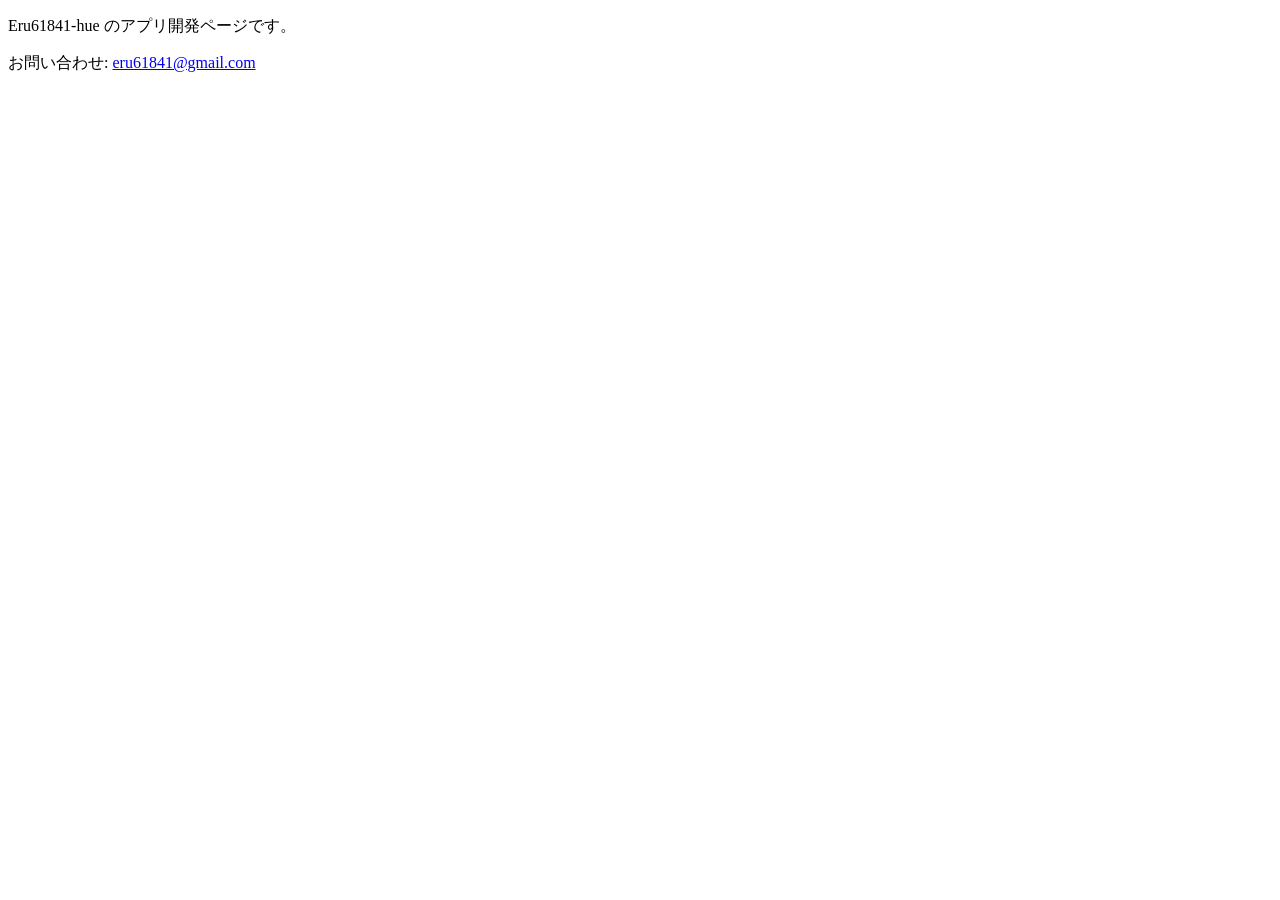
<file: index.html>
<!DOCTYPE html>
<html lang="ja">
<head>
<meta charset="utf-8">
<meta name="okiba-verification" content="okiba-e85fe5ce6964d372b7a4da6b1f1042fb">
<title>Eru61841-hue</title>
</head>
<body>
<p>Eru61841-hue のアプリ開発ページです。</p>
<p>お問い合わせ: <a href="mailto:eru61841@gmail.com">eru61841@gmail.com</a></p>
</body>
</html>
</file>
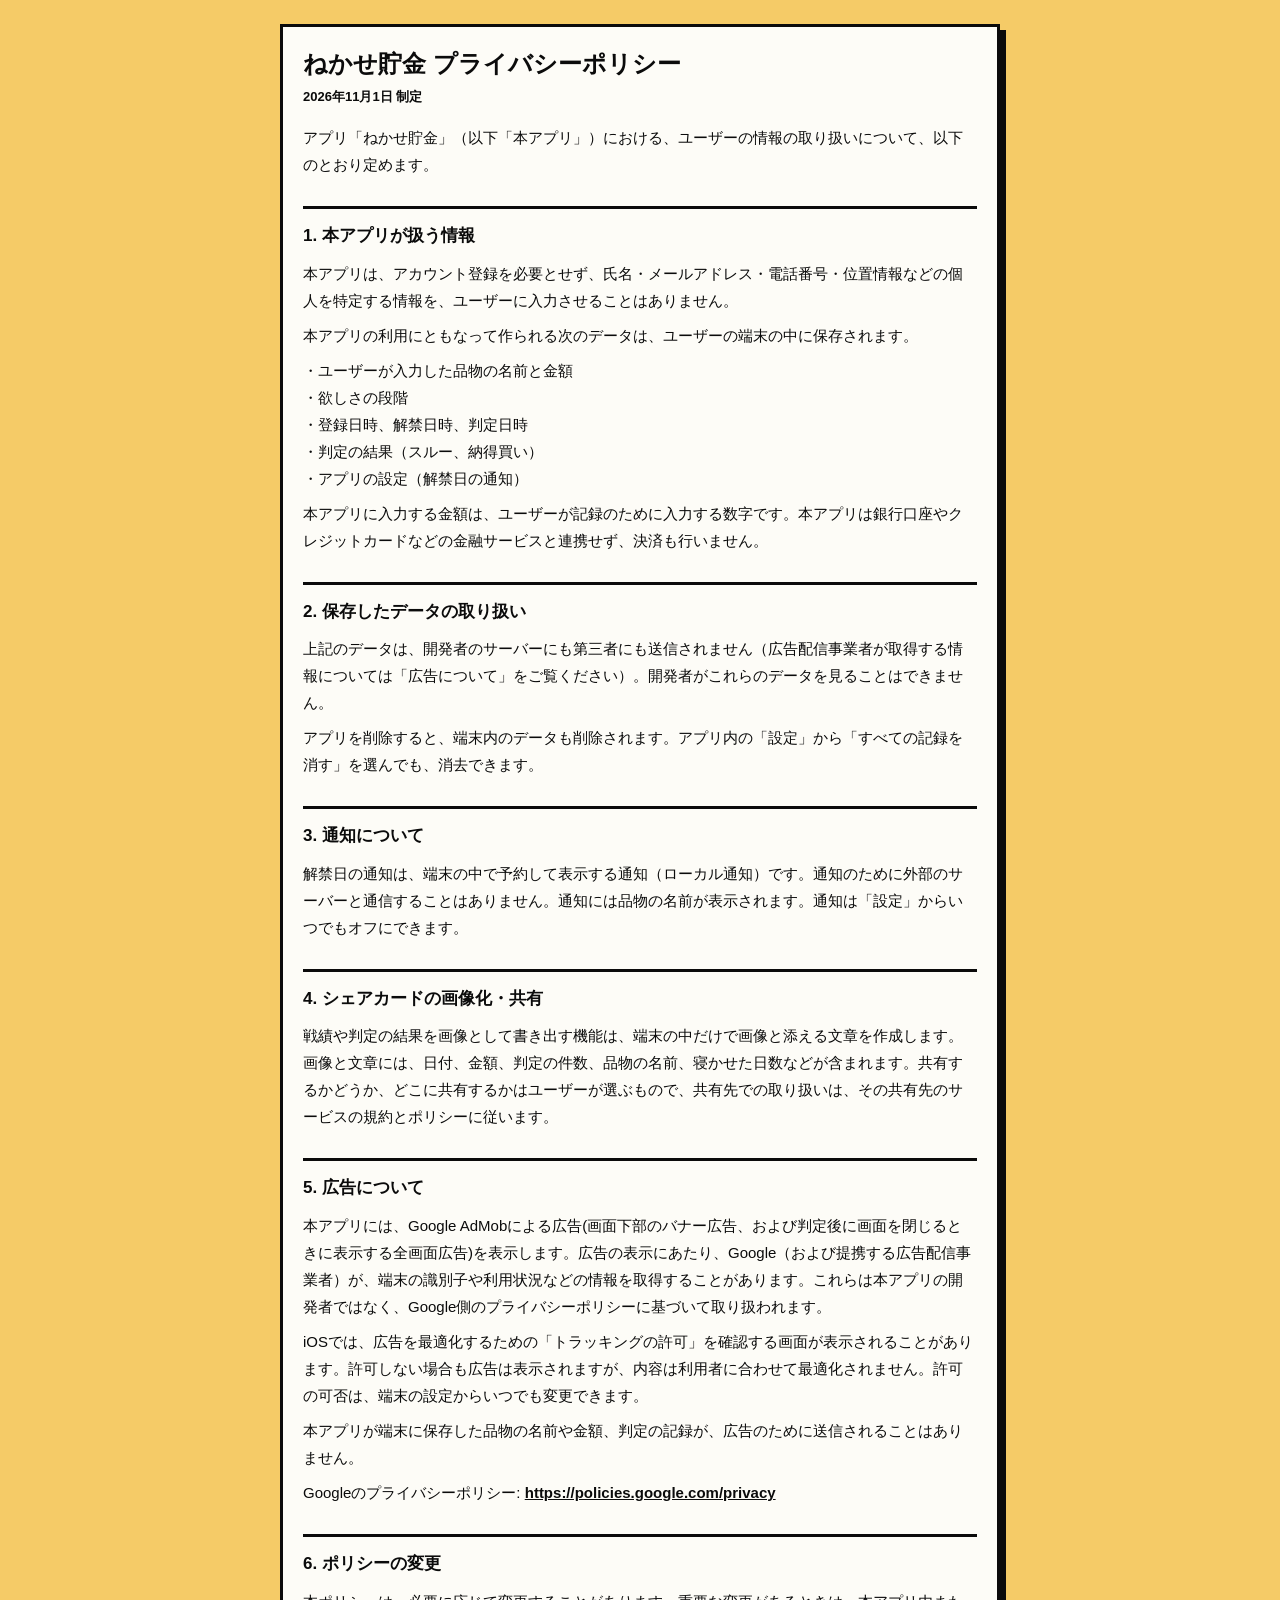
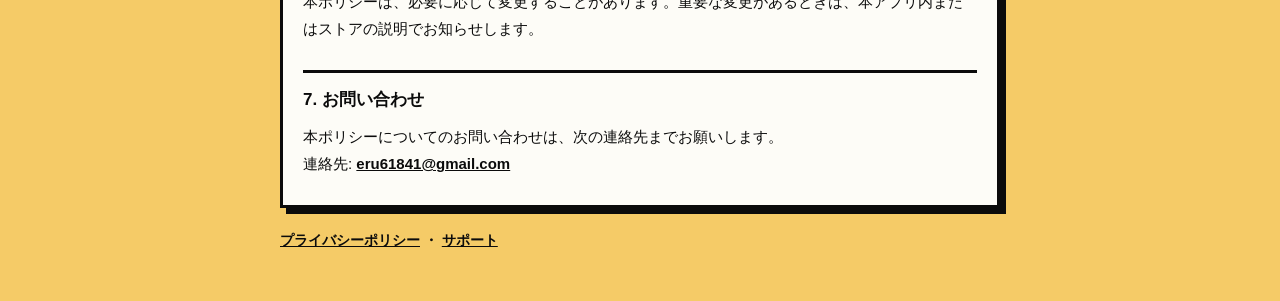
<file: nekase-chokin/privacy/index.html>
<!doctype html>
<html lang="ja">
<head>
<meta charset="utf-8">
<meta name="viewport" content="width=device-width, initial-scale=1">
<title>ねかせ貯金 プライバシーポリシー</title>
<link rel="stylesheet" href="../style.css">
</head>
<body><main><div class="card">
<h1>ねかせ貯金 プライバシーポリシー</h1>
<p class="meta">2026年11月1日 制定</p>
<p>アプリ「ねかせ貯金」（以下「本アプリ」）における、ユーザーの情報の取り扱いについて、以下のとおり定めます。</p>
<h2>1. 本アプリが扱う情報</h2>
<p>本アプリは、アカウント登録を必要とせず、氏名・メールアドレス・電話番号・位置情報などの個人を特定する情報を、ユーザーに入力させることはありません。</p>
<p>本アプリの利用にともなって作られる次のデータは、ユーザーの端末の中に保存されます。</p>
<p>・ユーザーが入力した品物の名前と金額<br>・欲しさの段階<br>・登録日時、解禁日時、判定日時<br>・判定の結果（スルー、納得買い）<br>・アプリの設定（解禁日の通知）</p>
<p>本アプリに入力する金額は、ユーザーが記録のために入力する数字です。本アプリは銀行口座やクレジットカードなどの金融サービスと連携せず、決済も行いません。</p>
<h2>2. 保存したデータの取り扱い</h2>
<p>上記のデータは、開発者のサーバーにも第三者にも送信されません（広告配信事業者が取得する情報については「広告について」をご覧ください）。開発者がこれらのデータを見ることはできません。</p>
<p>アプリを削除すると、端末内のデータも削除されます。アプリ内の「設定」から「すべての記録を消す」を選んでも、消去できます。</p>
<h2>3. 通知について</h2>
<p>解禁日の通知は、端末の中で予約して表示する通知（ローカル通知）です。通知のために外部のサーバーと通信することはありません。通知には品物の名前が表示されます。通知は「設定」からいつでもオフにできます。</p>
<h2>4. シェアカードの画像化・共有</h2>
<p>戦績や判定の結果を画像として書き出す機能は、端末の中だけで画像と添える文章を作成します。画像と文章には、日付、金額、判定の件数、品物の名前、寝かせた日数などが含まれます。共有するかどうか、どこに共有するかはユーザーが選ぶもので、共有先での取り扱いは、その共有先のサービスの規約とポリシーに従います。</p>
<h2>5. 広告について</h2>
<p>本アプリには、Google AdMobによる広告(画面下部のバナー広告、および判定後に画面を閉じるときに表示する全画面広告)を表示します。広告の表示にあたり、Google（および提携する広告配信事業者）が、端末の識別子や利用状況などの情報を取得することがあります。これらは本アプリの開発者ではなく、Google側のプライバシーポリシーに基づいて取り扱われます。</p>
<p>iOSでは、広告を最適化するための「トラッキングの許可」を確認する画面が表示されることがあります。許可しない場合も広告は表示されますが、内容は利用者に合わせて最適化されません。許可の可否は、端末の設定からいつでも変更できます。</p>
<p>本アプリが端末に保存した品物の名前や金額、判定の記録が、広告のために送信されることはありません。</p>
<p>Googleのプライバシーポリシー: <a href="https://policies.google.com/privacy">https://policies.google.com/privacy</a></p>
<h2>6. ポリシーの変更</h2>
<p>本ポリシーは、必要に応じて変更することがあります。重要な変更があるときは、本アプリ内またはストアの説明でお知らせします。</p>
<h2>7. お問い合わせ</h2>
<p>本ポリシーについてのお問い合わせは、次の連絡先までお願いします。<br>連絡先: <a href="mailto:eru61841@gmail.com">eru61841@gmail.com</a></p>
</div>
<nav><a href="../privacy/">プライバシーポリシー</a> ・ <a href="../support/">サポート</a></nav>
</main></body>
</html>
</file>
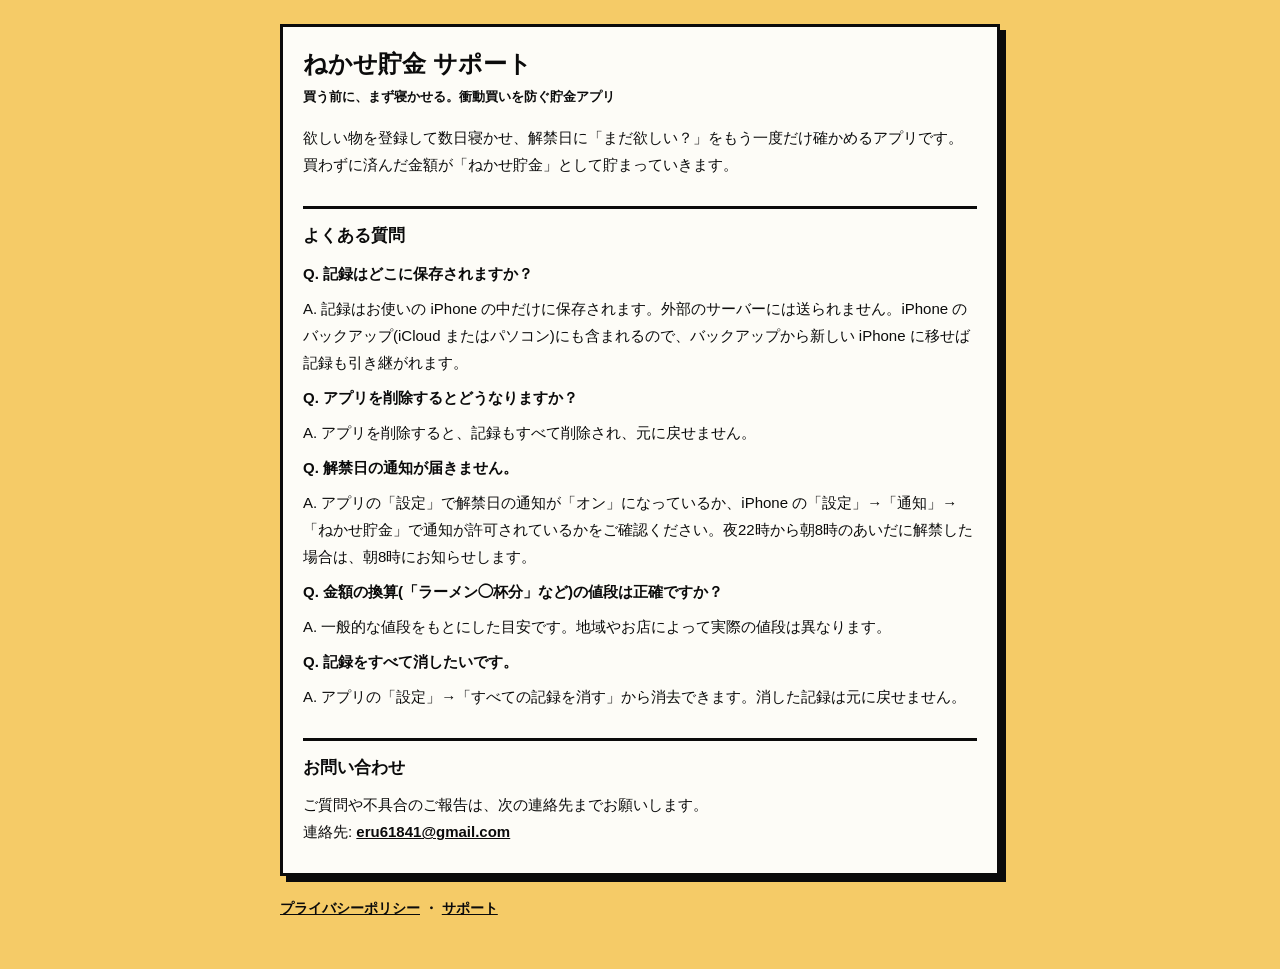
<file: nekase-chokin/support/index.html>
<!doctype html>
<html lang="ja">
<head>
<meta charset="utf-8">
<meta name="viewport" content="width=device-width, initial-scale=1">
<title>ねかせ貯金 サポート</title>
<style>
  body { margin: 0; background: #F5CB67; color: #0B0B0B;
    font-family: -apple-system, BlinkMacSystemFont, "Hiragino Sans", "Noto Sans JP", sans-serif; line-height: 1.8; }
  main { max-width: 720px; margin: 0 auto; padding: 24px 16px 48px; }
  .card { background: #FDFCF7; border: 3px solid #0B0B0B; box-shadow: 6px 6px 0 #0B0B0B; padding: 20px; }
  h1 { font-size: 24px; line-height: 1.4; margin: 0 0 4px; }
  h2 { font-size: 17px; margin: 28px 0 8px; padding-top: 12px; border-top: 3px solid #0B0B0B; }
  .meta { font-size: 13px; font-weight: 700; margin: 0 0 16px; }
  p { margin: 8px 0; font-size: 15px; }
  a { color: #0B0B0B; font-weight: 700; }
  nav { margin-top: 20px; font-size: 14px; font-weight: 700; }
</style>
</head>
<body><main><div class="card">
<h1>ねかせ貯金 サポート</h1>
<p class="meta">買う前に、まず寝かせる。衝動買いを防ぐ貯金アプリ</p>
<p>欲しい物を登録して数日寝かせ、解禁日に「まだ欲しい？」をもう一度だけ確かめるアプリです。買わずに済んだ金額が「ねかせ貯金」として貯まっていきます。</p>
<h2>よくある質問</h2>
<p><strong>Q. 記録はどこに保存されますか？</strong></p>
<p>A. 記録はお使いの iPhone の中だけに保存されます。外部のサーバーには送られません。iPhone のバックアップ(iCloud またはパソコン)にも含まれるので、バックアップから新しい iPhone に移せば記録も引き継がれます。</p>
<p><strong>Q. アプリを削除するとどうなりますか？</strong></p>
<p>A. アプリを削除すると、記録もすべて削除され、元に戻せません。</p>
<p><strong>Q. 解禁日の通知が届きません。</strong></p>
<p>A. アプリの「設定」で解禁日の通知が「オン」になっているか、iPhone の「設定」→「通知」→「ねかせ貯金」で通知が許可されているかをご確認ください。夜22時から朝8時のあいだに解禁した場合は、朝8時にお知らせします。</p>
<p><strong>Q. 金額の換算(「ラーメン◯杯分」など)の値段は正確ですか？</strong></p>
<p>A. 一般的な値段をもとにした目安です。地域やお店によって実際の値段は異なります。</p>
<p><strong>Q. 記録をすべて消したいです。</strong></p>
<p>A. アプリの「設定」→「すべての記録を消す」から消去できます。消した記録は元に戻せません。</p>
<h2>お問い合わせ</h2>
<p>ご質問や不具合のご報告は、次の連絡先までお願いします。<br>連絡先: <a href="mailto:eru61841@gmail.com">eru61841@gmail.com</a></p>
</div>
<nav><a href="../privacy/">プライバシーポリシー</a> ・ <a href="../support/">サポート</a></nav>
</main></body>
</html>
</file>
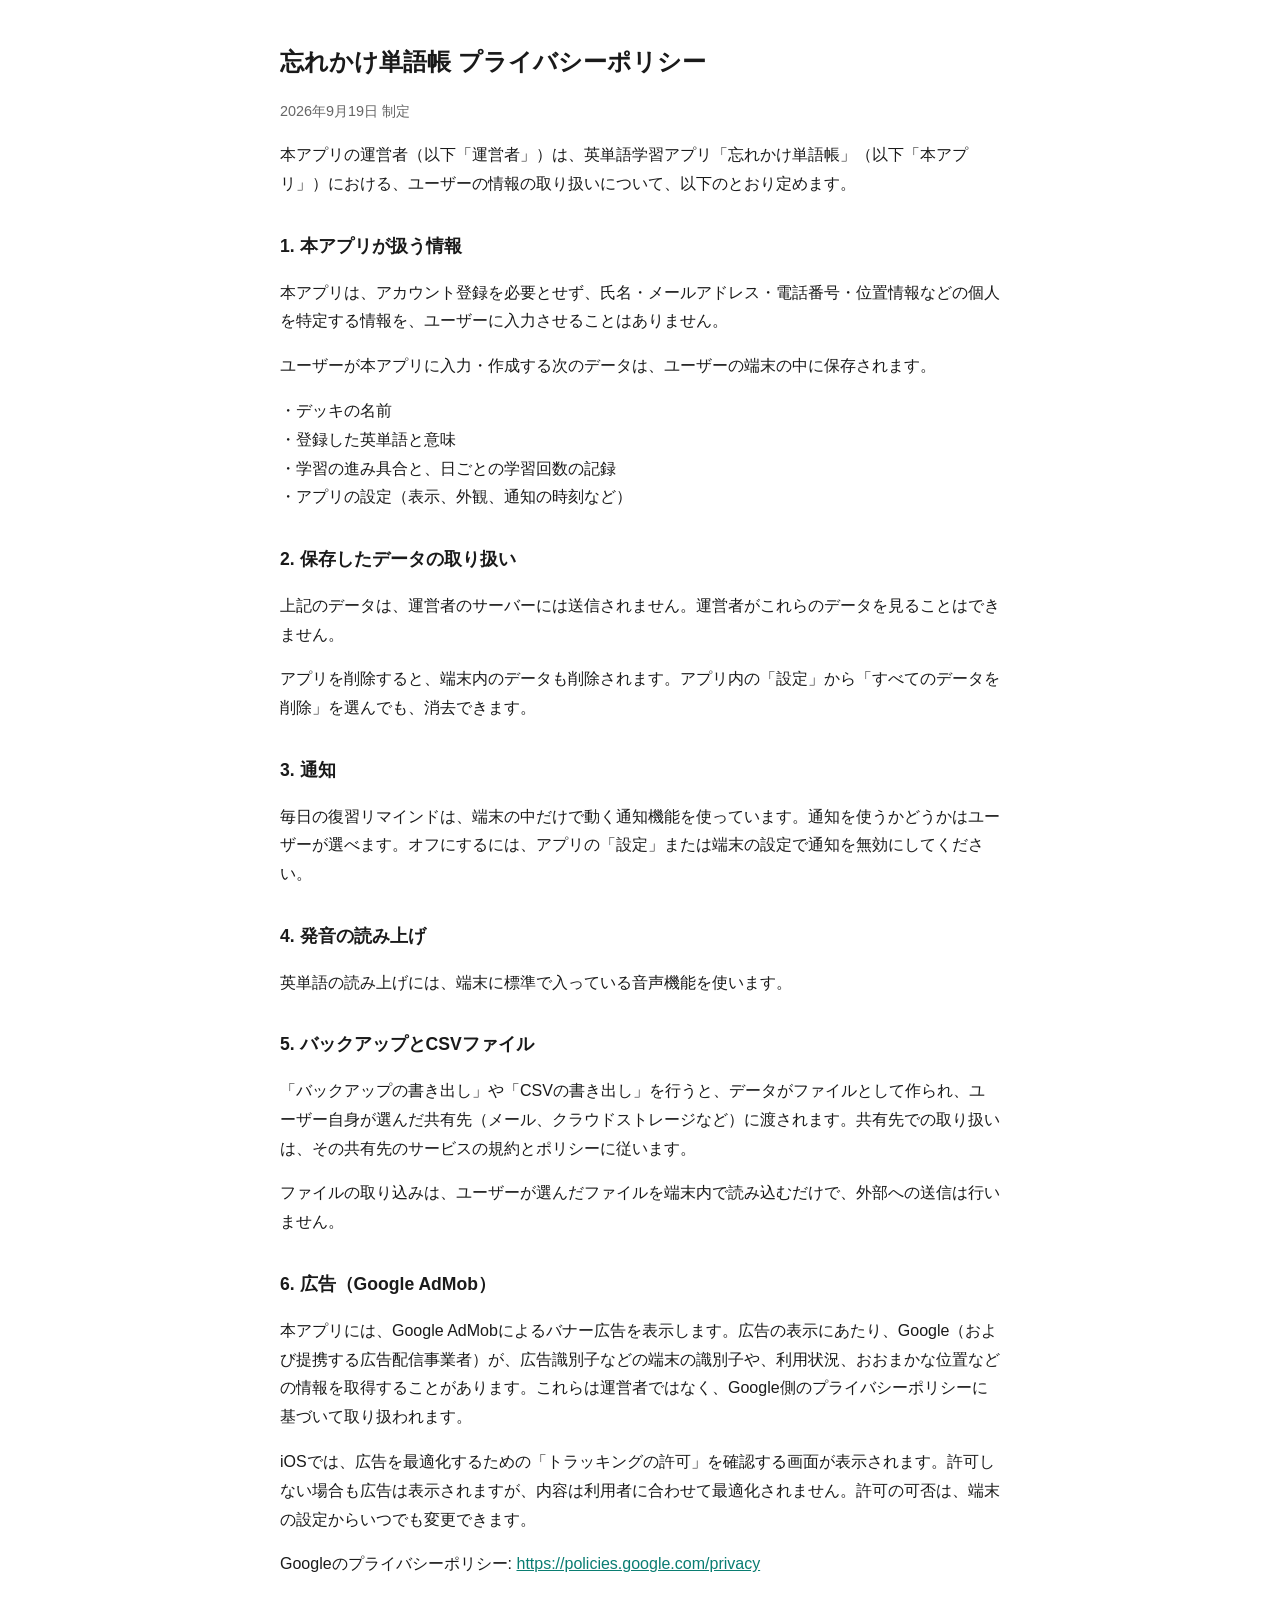
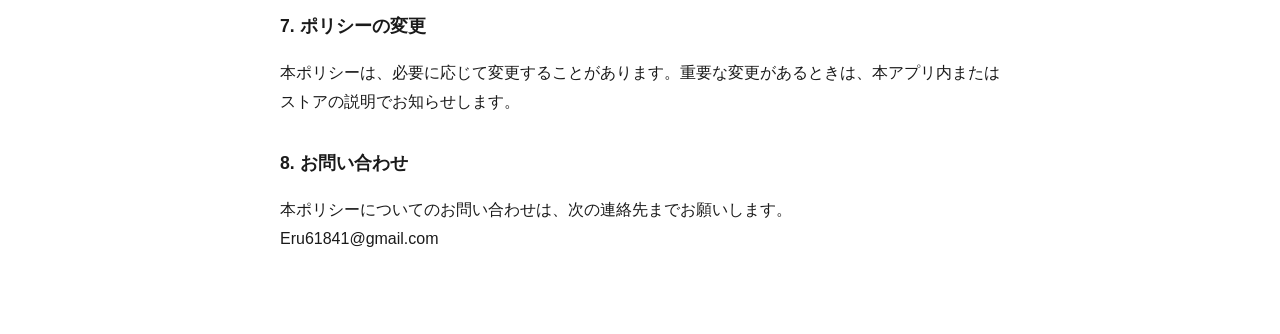
<file: wasurekake-tango/privacy/index.html>
<!DOCTYPE html>
<html lang="ja">
<head>
<meta charset="utf-8">
<meta name="viewport" content="width=device-width, initial-scale=1">
<title>忘れかけ単語帳 プライバシーポリシー</title>
<style>
  body { font-family: -apple-system, "Hiragino Sans", "Noto Sans JP", sans-serif; line-height: 1.8; max-width: 720px; margin: 0 auto; padding: 24px 16px 64px; color: #1a1a1a; }
  h1 { font-size: 1.5rem; }
  h2 { font-size: 1.1rem; margin-top: 2rem; }
  .date { color: #666; font-size: 0.9rem; }
  a { color: #0a7d72; }
  @media (prefers-color-scheme: dark) { body { background: #111; color: #eee; } .date { color: #aaa; } a { color: #4fd1c5; } }
</style>
</head>
<body>
<h1>忘れかけ単語帳 プライバシーポリシー</h1>
<p class="date">2026年9月19日 制定</p>
<p>本アプリの運営者（以下「運営者」）は、英単語学習アプリ「忘れかけ単語帳」（以下「本アプリ」）における、ユーザーの情報の取り扱いについて、以下のとおり定めます。</p>
<h2>1. 本アプリが扱う情報</h2>
<p>本アプリは、アカウント登録を必要とせず、氏名・メールアドレス・電話番号・位置情報などの個人を特定する情報を、ユーザーに入力させることはありません。</p>
<p>ユーザーが本アプリに入力・作成する次のデータは、ユーザーの端末の中に保存されます。</p>
<p>・デッキの名前<br>・登録した英単語と意味<br>・学習の進み具合と、日ごとの学習回数の記録<br>・アプリの設定（表示、外観、通知の時刻など）</p>
<h2>2. 保存したデータの取り扱い</h2>
<p>上記のデータは、運営者のサーバーには送信されません。運営者がこれらのデータを見ることはできません。</p>
<p>アプリを削除すると、端末内のデータも削除されます。アプリ内の「設定」から「すべてのデータを削除」を選んでも、消去できます。</p>
<h2>3. 通知</h2>
<p>毎日の復習リマインドは、端末の中だけで動く通知機能を使っています。通知を使うかどうかはユーザーが選べます。オフにするには、アプリの「設定」または端末の設定で通知を無効にしてください。</p>
<h2>4. 発音の読み上げ</h2>
<p>英単語の読み上げには、端末に標準で入っている音声機能を使います。</p>
<h2>5. バックアップとCSVファイル</h2>
<p>「バックアップの書き出し」や「CSVの書き出し」を行うと、データがファイルとして作られ、ユーザー自身が選んだ共有先（メール、クラウドストレージなど）に渡されます。共有先での取り扱いは、その共有先のサービスの規約とポリシーに従います。</p>
<p>ファイルの取り込みは、ユーザーが選んだファイルを端末内で読み込むだけで、外部への送信は行いません。</p>
<h2>6. 広告（Google AdMob）</h2>
<p>本アプリには、Google AdMobによるバナー広告を表示します。広告の表示にあたり、Google（および提携する広告配信事業者）が、広告識別子などの端末の識別子や、利用状況、おおまかな位置などの情報を取得することがあります。これらは運営者ではなく、Google側のプライバシーポリシーに基づいて取り扱われます。</p>
<p>iOSでは、広告を最適化するための「トラッキングの許可」を確認する画面が表示されます。許可しない場合も広告は表示されますが、内容は利用者に合わせて最適化されません。許可の可否は、端末の設定からいつでも変更できます。</p>
<p>Googleのプライバシーポリシー: <a href="https://policies.google.com/privacy">https://policies.google.com/privacy</a></p>
<h2>7. ポリシーの変更</h2>
<p>本ポリシーは、必要に応じて変更することがあります。重要な変更があるときは、本アプリ内またはストアの説明でお知らせします。</p>
<h2>8. お問い合わせ</h2>
<p>本ポリシーについてのお問い合わせは、次の連絡先までお願いします。<br>Eru61841@gmail.com</p>
</body>
</html>
</file>
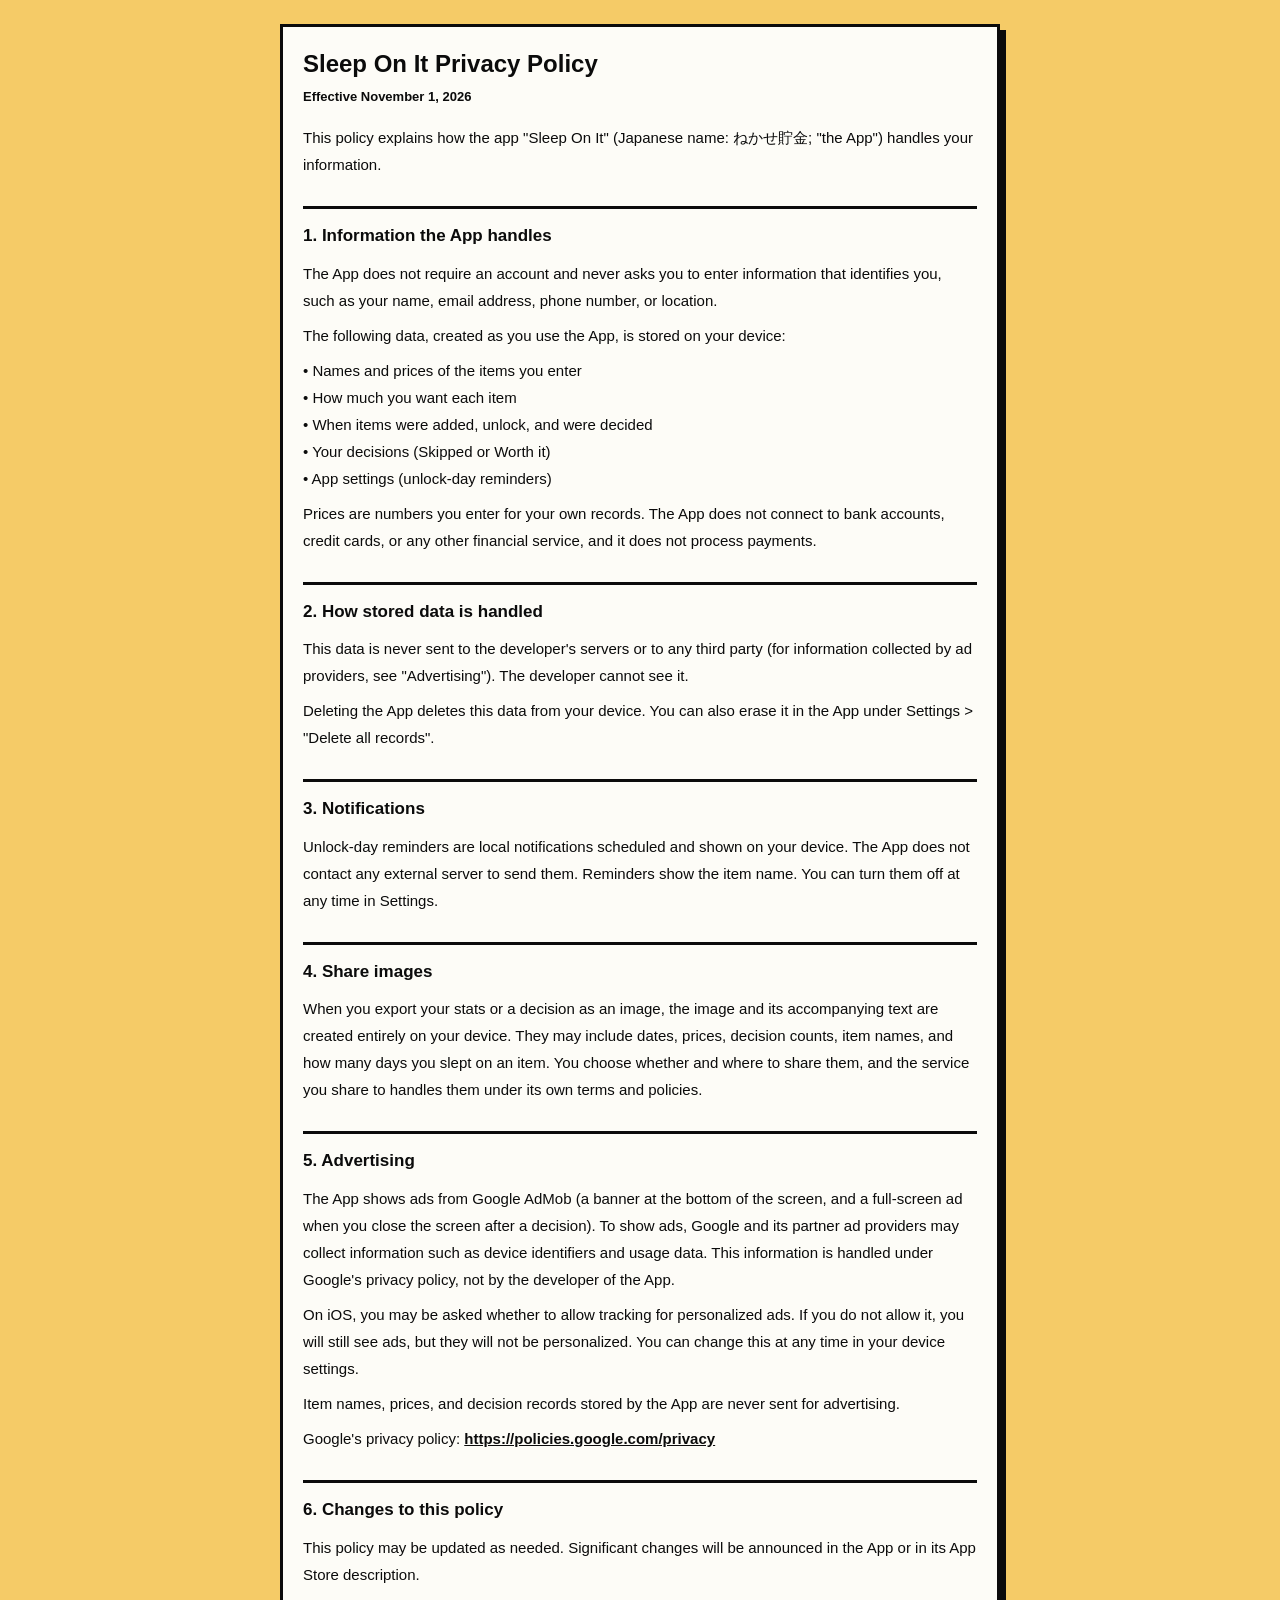
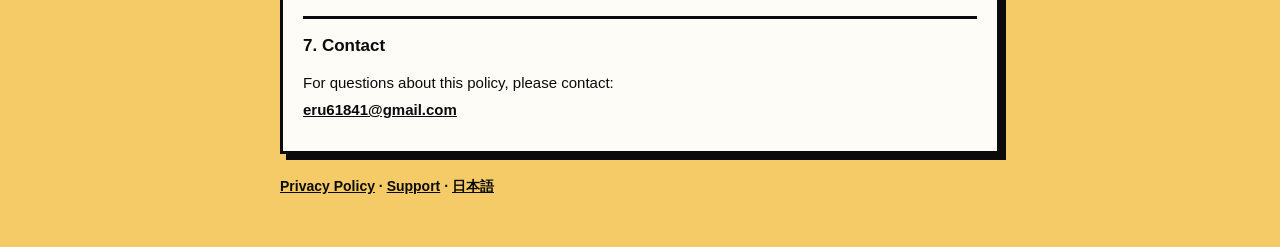
<file: nekase-chokin/en/privacy/index.html>
<!doctype html>
<html lang="en">
<head>
<meta charset="utf-8">
<meta name="viewport" content="width=device-width, initial-scale=1">
<title>Sleep On It Privacy Policy</title>
<link rel="stylesheet" href="../../style.css">
</head>
<body><main><div class="card">
<h1>Sleep On It Privacy Policy</h1>
<p class="meta">Effective November 1, 2026</p>
<p>This policy explains how the app "Sleep On It" (Japanese name: ねかせ貯金; "the App") handles your information.</p>
<h2>1. Information the App handles</h2>
<p>The App does not require an account and never asks you to enter information that identifies you, such as your name, email address, phone number, or location.</p>
<p>The following data, created as you use the App, is stored on your device:</p>
<p>• Names and prices of the items you enter<br>• How much you want each item<br>• When items were added, unlock, and were decided<br>• Your decisions (Skipped or Worth it)<br>• App settings (unlock-day reminders)</p>
<p>Prices are numbers you enter for your own records. The App does not connect to bank accounts, credit cards, or any other financial service, and it does not process payments.</p>
<h2>2. How stored data is handled</h2>
<p>This data is never sent to the developer's servers or to any third party (for information collected by ad providers, see "Advertising"). The developer cannot see it.</p>
<p>Deleting the App deletes this data from your device. You can also erase it in the App under Settings &gt; "Delete all records".</p>
<h2>3. Notifications</h2>
<p>Unlock-day reminders are local notifications scheduled and shown on your device. The App does not contact any external server to send them. Reminders show the item name. You can turn them off at any time in Settings.</p>
<h2>4. Share images</h2>
<p>When you export your stats or a decision as an image, the image and its accompanying text are created entirely on your device. They may include dates, prices, decision counts, item names, and how many days you slept on an item. You choose whether and where to share them, and the service you share to handles them under its own terms and policies.</p>
<h2>5. Advertising</h2>
<p>The App shows ads from Google AdMob (a banner at the bottom of the screen, and a full-screen ad when you close the screen after a decision). To show ads, Google and its partner ad providers may collect information such as device identifiers and usage data. This information is handled under Google's privacy policy, not by the developer of the App.</p>
<p>On iOS, you may be asked whether to allow tracking for personalized ads. If you do not allow it, you will still see ads, but they will not be personalized. You can change this at any time in your device settings.</p>
<p>Item names, prices, and decision records stored by the App are never sent for advertising.</p>
<p>Google's privacy policy: <a href="https://policies.google.com/privacy">https://policies.google.com/privacy</a></p>
<h2>6. Changes to this policy</h2>
<p>This policy may be updated as needed. Significant changes will be announced in the App or in its App Store description.</p>
<h2>7. Contact</h2>
<p>For questions about this policy, please contact:<br><a href="mailto:eru61841@gmail.com">eru61841@gmail.com</a></p>
</div>
<nav><a href="../privacy/">Privacy Policy</a> · <a href="../support/">Support</a> · <a href="../../privacy/">日本語</a></nav>
</main></body>
</html>
</file>
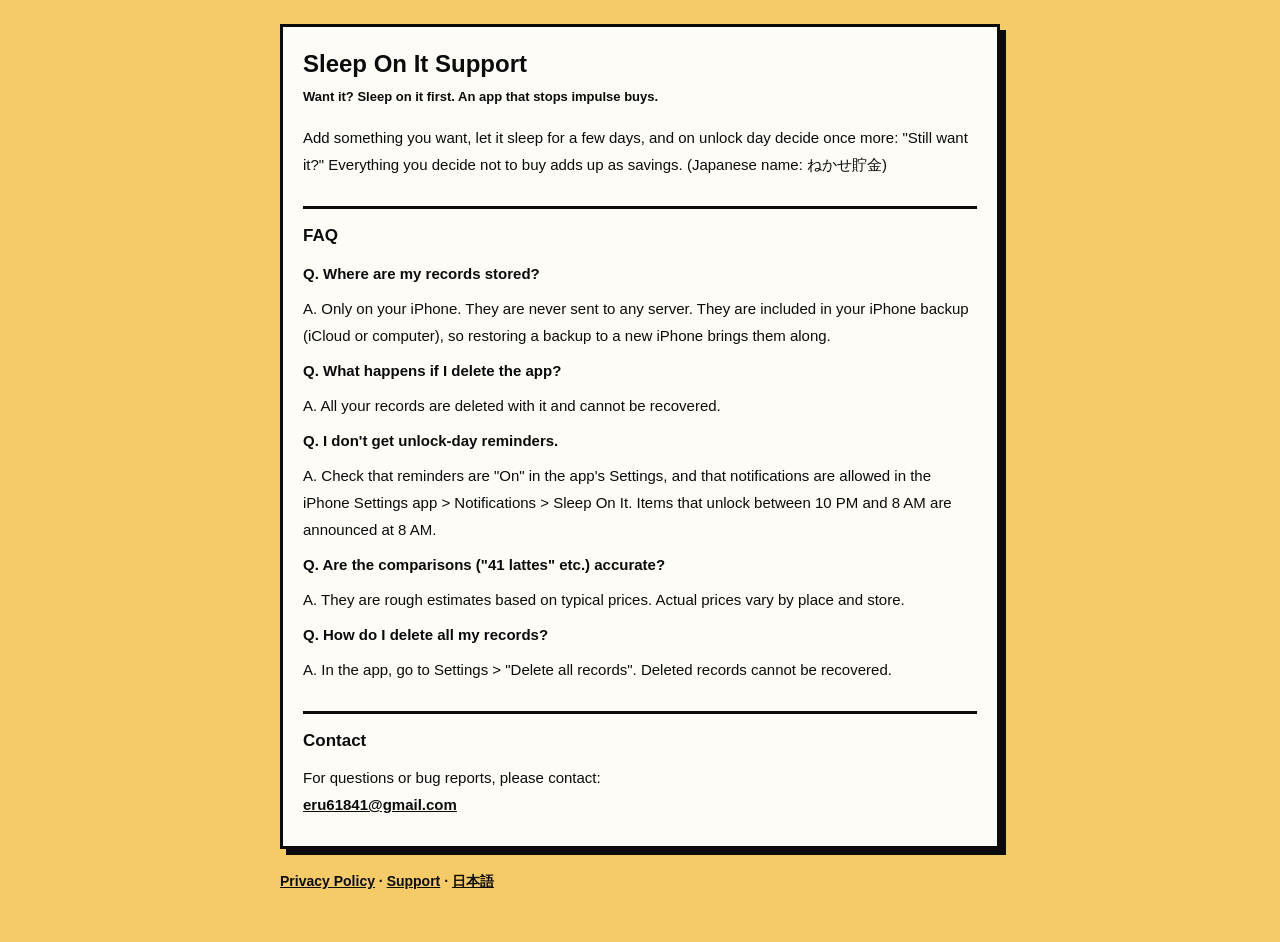
<file: nekase-chokin/en/support/index.html>
<!doctype html>
<html lang="en">
<head>
<meta charset="utf-8">
<meta name="viewport" content="width=device-width, initial-scale=1">
<title>Sleep On It Support</title>
<link rel="stylesheet" href="../../style.css">
</head>
<body><main><div class="card">
<h1>Sleep On It Support</h1>
<p class="meta">Want it? Sleep on it first. An app that stops impulse buys.</p>
<p>Add something you want, let it sleep for a few days, and on unlock day decide once more: "Still want it?" Everything you decide not to buy adds up as savings. (Japanese name: ねかせ貯金)</p>
<h2>FAQ</h2>
<p><strong>Q. Where are my records stored?</strong></p>
<p>A. Only on your iPhone. They are never sent to any server. They are included in your iPhone backup (iCloud or computer), so restoring a backup to a new iPhone brings them along.</p>
<p><strong>Q. What happens if I delete the app?</strong></p>
<p>A. All your records are deleted with it and cannot be recovered.</p>
<p><strong>Q. I don't get unlock-day reminders.</strong></p>
<p>A. Check that reminders are "On" in the app's Settings, and that notifications are allowed in the iPhone Settings app &gt; Notifications &gt; Sleep On It. Items that unlock between 10 PM and 8 AM are announced at 8 AM.</p>
<p><strong>Q. Are the comparisons ("41 lattes" etc.) accurate?</strong></p>
<p>A. They are rough estimates based on typical prices. Actual prices vary by place and store.</p>
<p><strong>Q. How do I delete all my records?</strong></p>
<p>A. In the app, go to Settings &gt; "Delete all records". Deleted records cannot be recovered.</p>
<h2>Contact</h2>
<p>For questions or bug reports, please contact:<br><a href="mailto:eru61841@gmail.com">eru61841@gmail.com</a></p>
</div>
<nav><a href="../privacy/">Privacy Policy</a> · <a href="../support/">Support</a> · <a href="../../support/">日本語</a></nav>
</main></body>
</html>
</file>
<file: nekase-chokin/style.css>
body { margin: 0; background: #F5CB67; color: #0B0B0B;
    font-family: -apple-system, BlinkMacSystemFont, "Hiragino Sans", "Noto Sans JP", sans-serif; line-height: 1.8; }
  main { max-width: 720px; margin: 0 auto; padding: 24px 16px 48px; }
  .card { background: #FDFCF7; border: 3px solid #0B0B0B; box-shadow: 6px 6px 0 #0B0B0B; padding: 20px; }
  h1 { font-size: 24px; line-height: 1.4; margin: 0 0 4px; }
  h2 { font-size: 17px; margin: 28px 0 8px; padding-top: 12px; border-top: 3px solid #0B0B0B; }
  .meta { font-size: 13px; font-weight: 700; margin: 0 0 16px; }
  p { margin: 8px 0; font-size: 15px; }
  a { color: #0B0B0B; font-weight: 700; }
  nav { margin-top: 20px; font-size: 14px; font-weight: 700; }
</file>
